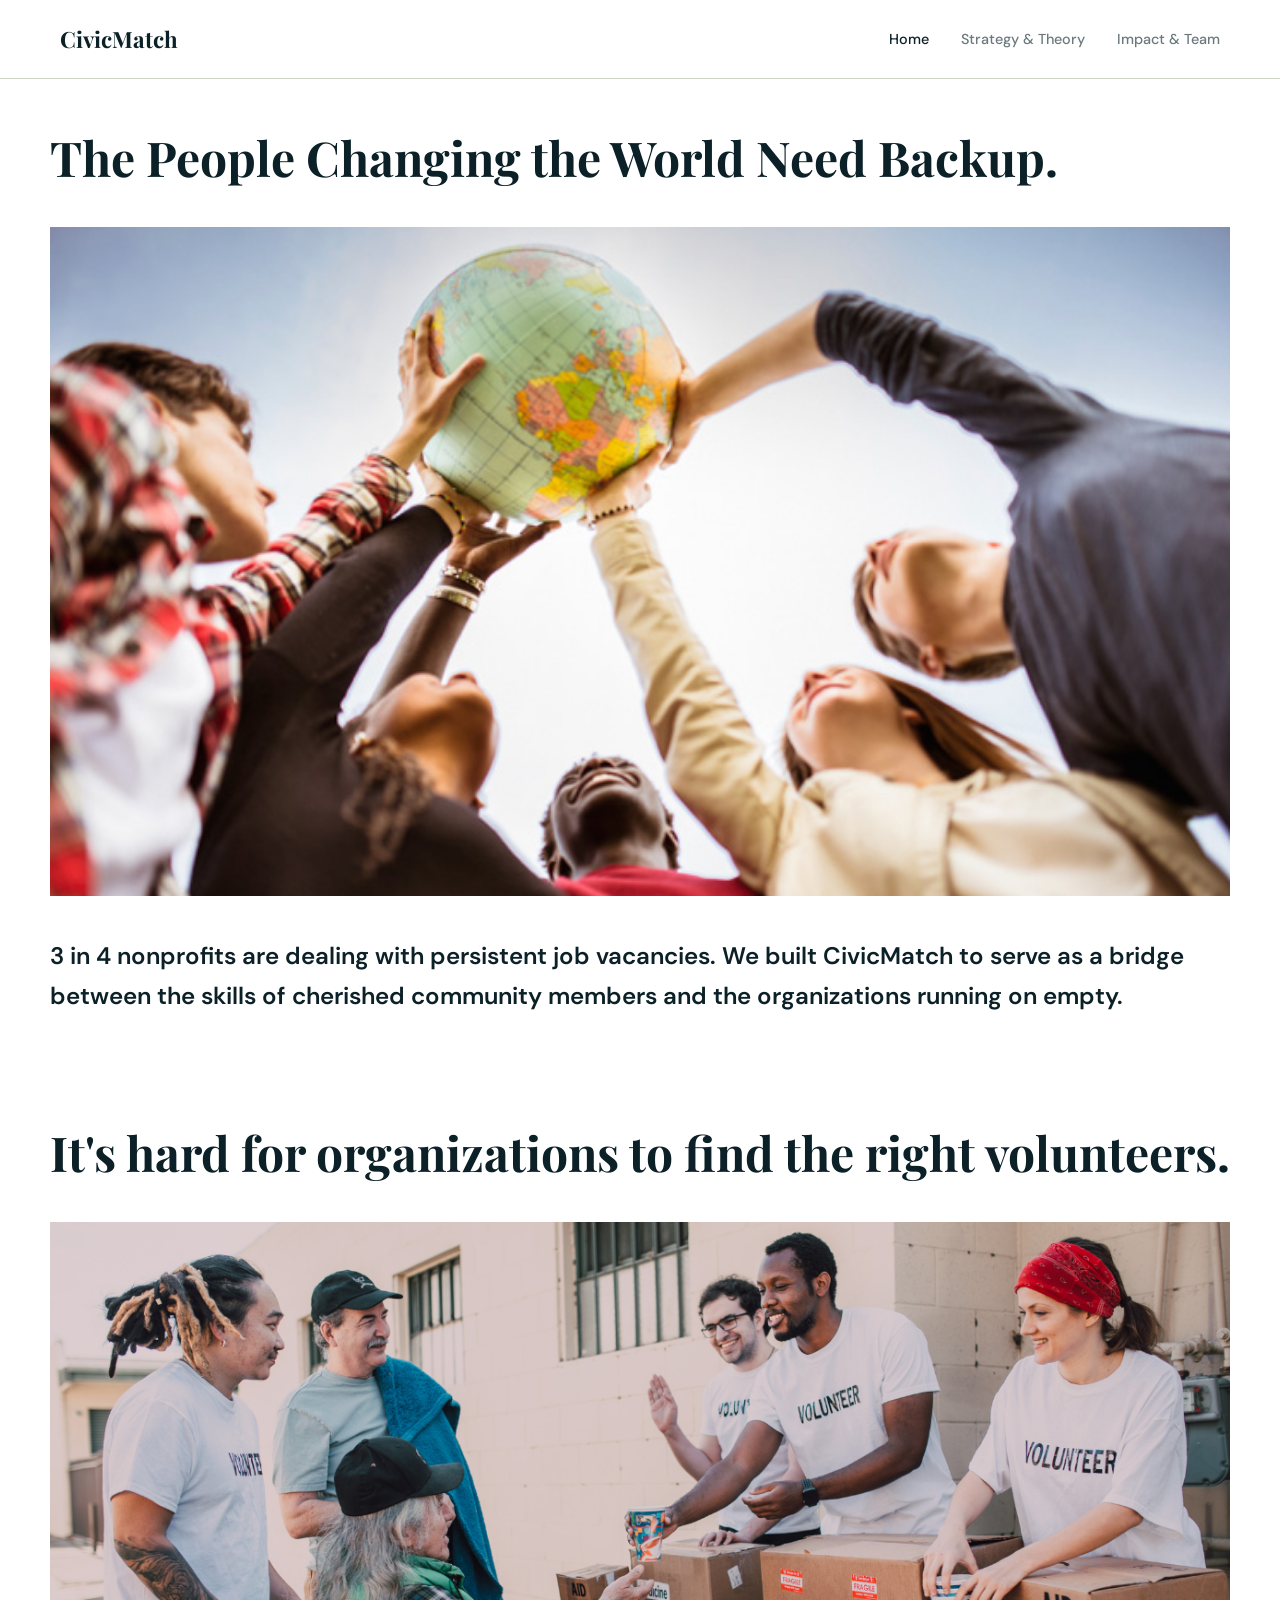
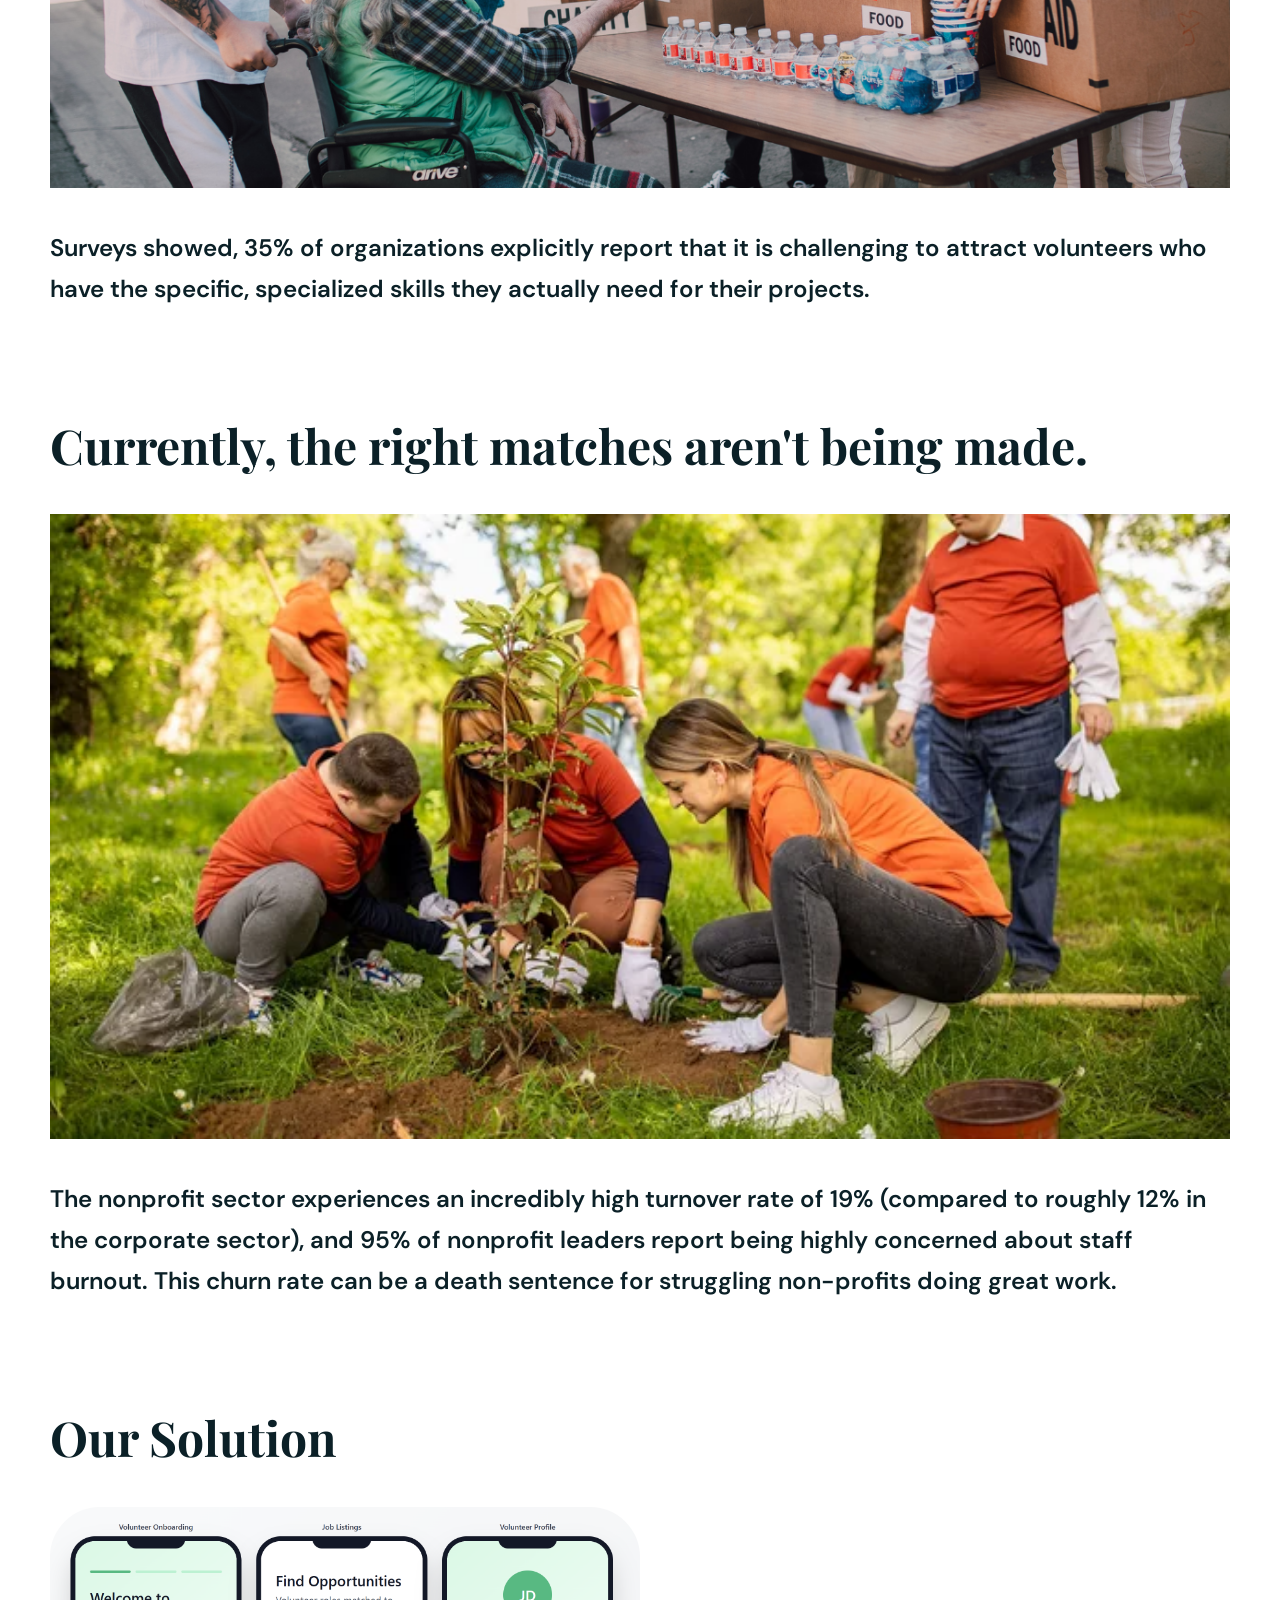
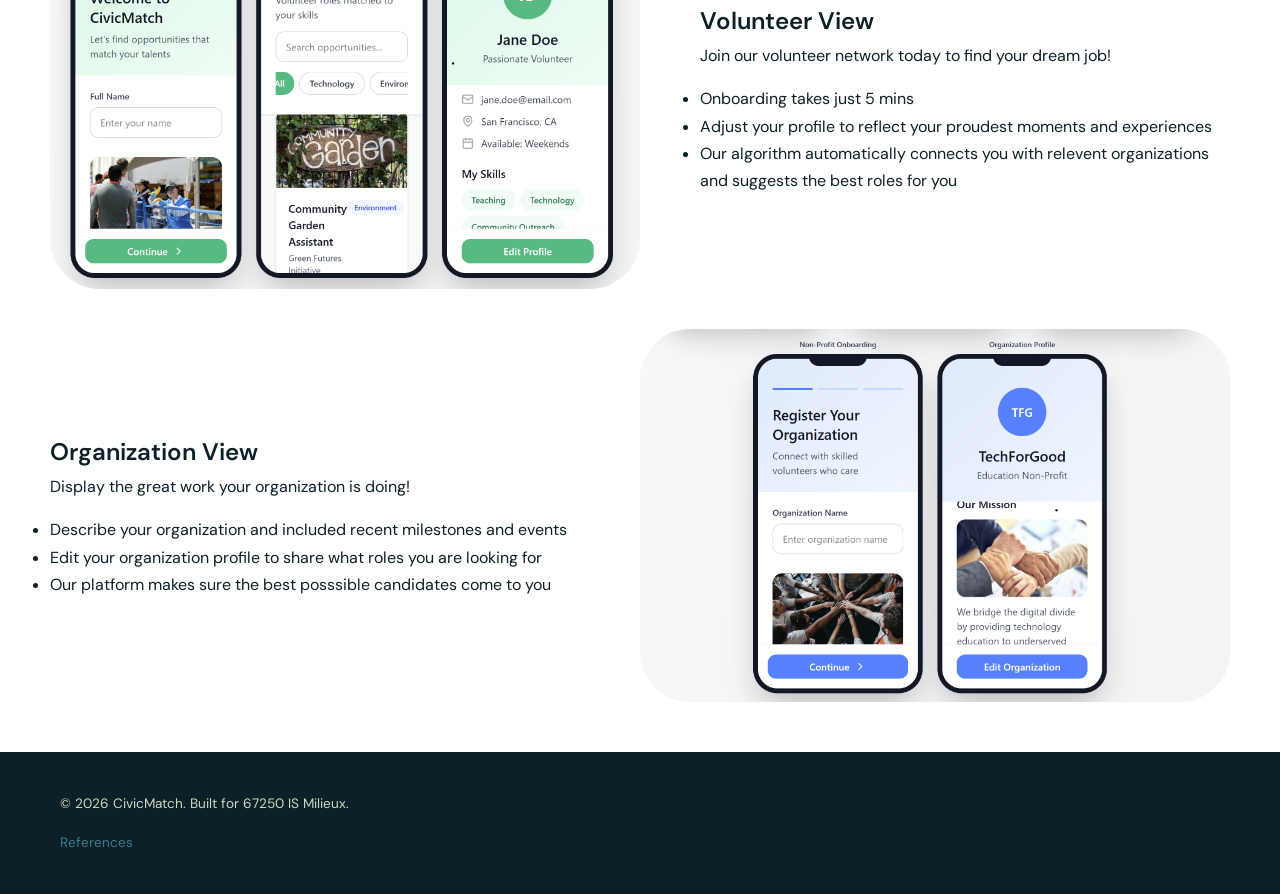
<file: index.html>
<!DOCTYPE html>
<html lang="en">
<head>
  <meta charset="UTF-8">
  <meta name="viewport" content="width=device-width, initial-scale=1.0">
  <title>CivicMatch</title>
  <link rel="stylesheet" href="style.css">
  <link rel="preconnect" href="https://fonts.googleapis.com">
  <link href="https://fonts.googleapis.com/css2?family=Playfair+Display:wght@600;700&family=DM+Sans:wght@300;400;500;600&display=swap" rel="stylesheet">
  <script src="script.js" defer></script>
</head>
<body>

  <!-- NAV -->
  <nav class="ip-nav">
    <a class="ip-nav-logo" href="index.html">CivicMatch</a>
    <div class="ip-nav-links">
      <a href="index.html" class="ip-nav-active">Home</a>
      <a href="analysis.html">Strategy & Theory</a>
      <a href="impact.html">Impact & Team</a>
    </div>
  </nav>

  <!-- CONTENT -->
  <div class="wireframes">
  <h1>The People Changing the World Need Backup.</h1>
  <img src="./assets/Youth-changing-the-world.png">
  <h3>3 in 4 nonprofits are dealing with persistent job vacancies. We built CivicMatch to serve as a bridge between the skills of cherished community members and the organizations running on empty.</h3>
  <br>

  <h1>It's hard for organizations to find the right volunteers.</h1>
 <img src="./assets/find.png">
  <h3>Surveys showed, 35% of organizations explicitly report that it is challenging to attract volunteers who have the specific, specialized skills they actually need for their projects.</h3>
  <br>

  <h1>Currently, the right matches aren't being made.</h1>
  <img src="./assets/match.png">
  <h3>The nonprofit sector experiences an incredibly high turnover rate of 19% (compared to roughly 12% in the corporate sector), and 95% of nonprofit leaders report being highly concerned about staff burnout. This churn rate can be a death sentence for struggling non-profits doing great work.</h3>
  <br>

  <h1>Our Solution</h1>
  <div class="wireframe-row">
    <img alt="volunteer view" src="./assets/volunteer_view.png"/>
    <div class="text-content">
      <h3>Volunteer View</h3>
      <p>Join our volunteer network today to find your dream job!</p>
      <ul>
        <li>Onboarding takes just 5 mins</li>
        <li>Adjust your profile to reflect your proudest moments and experiences</li>
        <li>Our algorithm automatically connects you with relevent organizations and suggests the best roles for you</li>
      </ul>
    </div>
  </div>

  <div class="wireframe-row reverse">
    <img alt="org" src="./assets/organization_view.png"/>
    <div class="text-content">
      <h3>Organization View</h3>
      <p>Display the great work your organization is doing!</p>
      <ul>
        <li>Describe your organization and included recent milestones and events</li>
        <li>Edit your organization profile to share what roles you are looking for</li>
        <li>Our platform makes sure the best posssible candidates come to you</li>
      </ul>
    </div>
  </div>
</div>
<!-- FOOTER -->
  <footer class="ip-footer">
    <p>© 2026 CivicMatch. Built for 67250 IS Milieux.</p>
    <div class="ip-footer-links">
    <a href="references.html">References</a>
  </div>
  </footer>
</body>
</html>
</file>
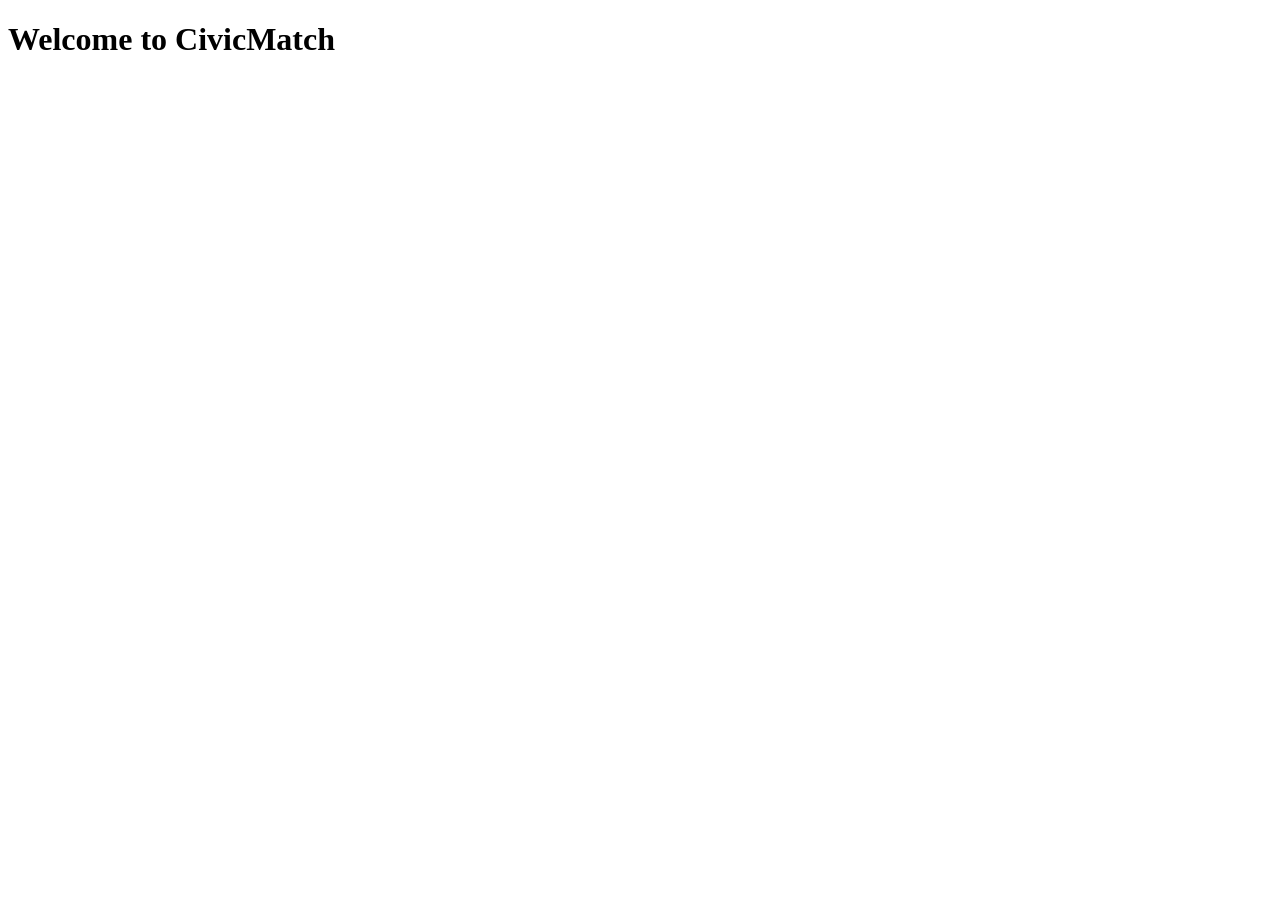
<file: landing_site/index.html>
<!DOCTYPE html>
<html lang="en">
<head>
    <meta charset="UTF-8">
    <meta name="viewport" content="width=device-width, initial-scale=1.0">
    <title>CivicMatch</title>
</head>
<body>
    <h1>Welcome to CivicMatch</h1>
</body>
</html>
</file>
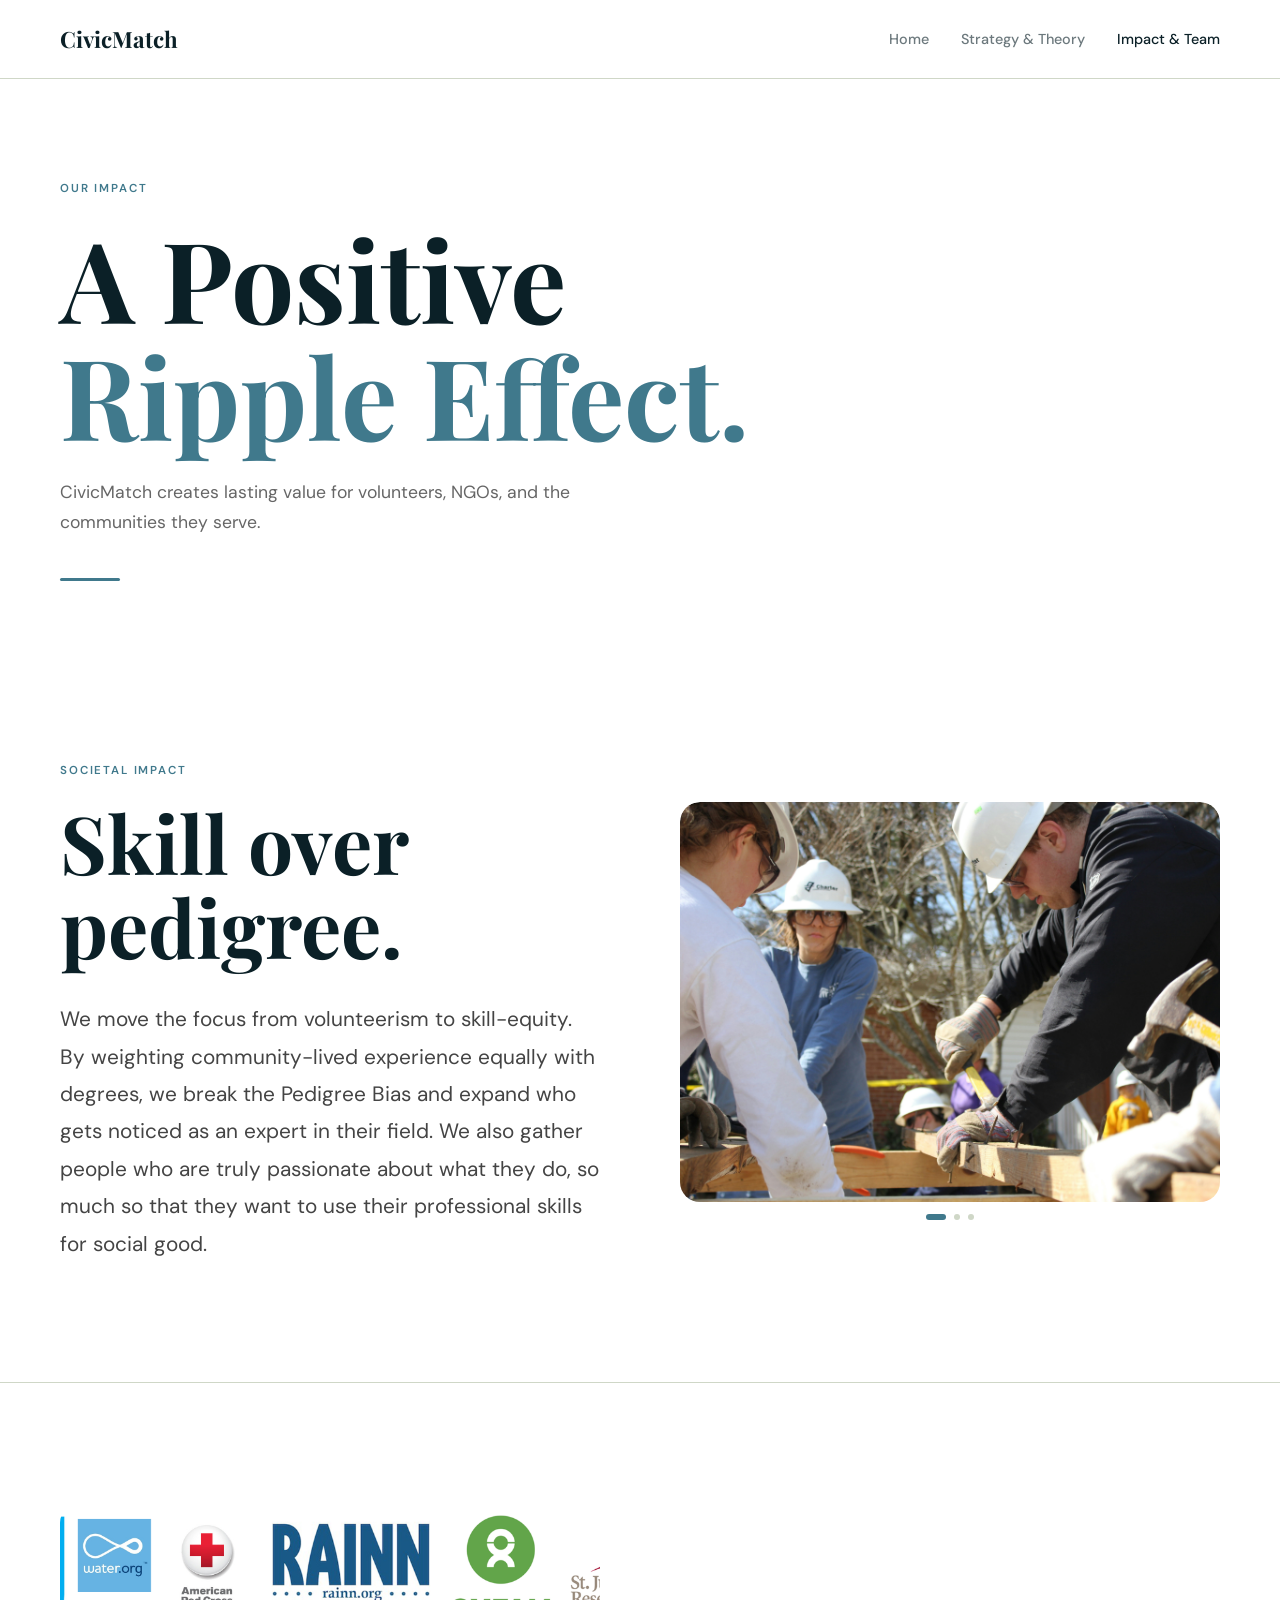
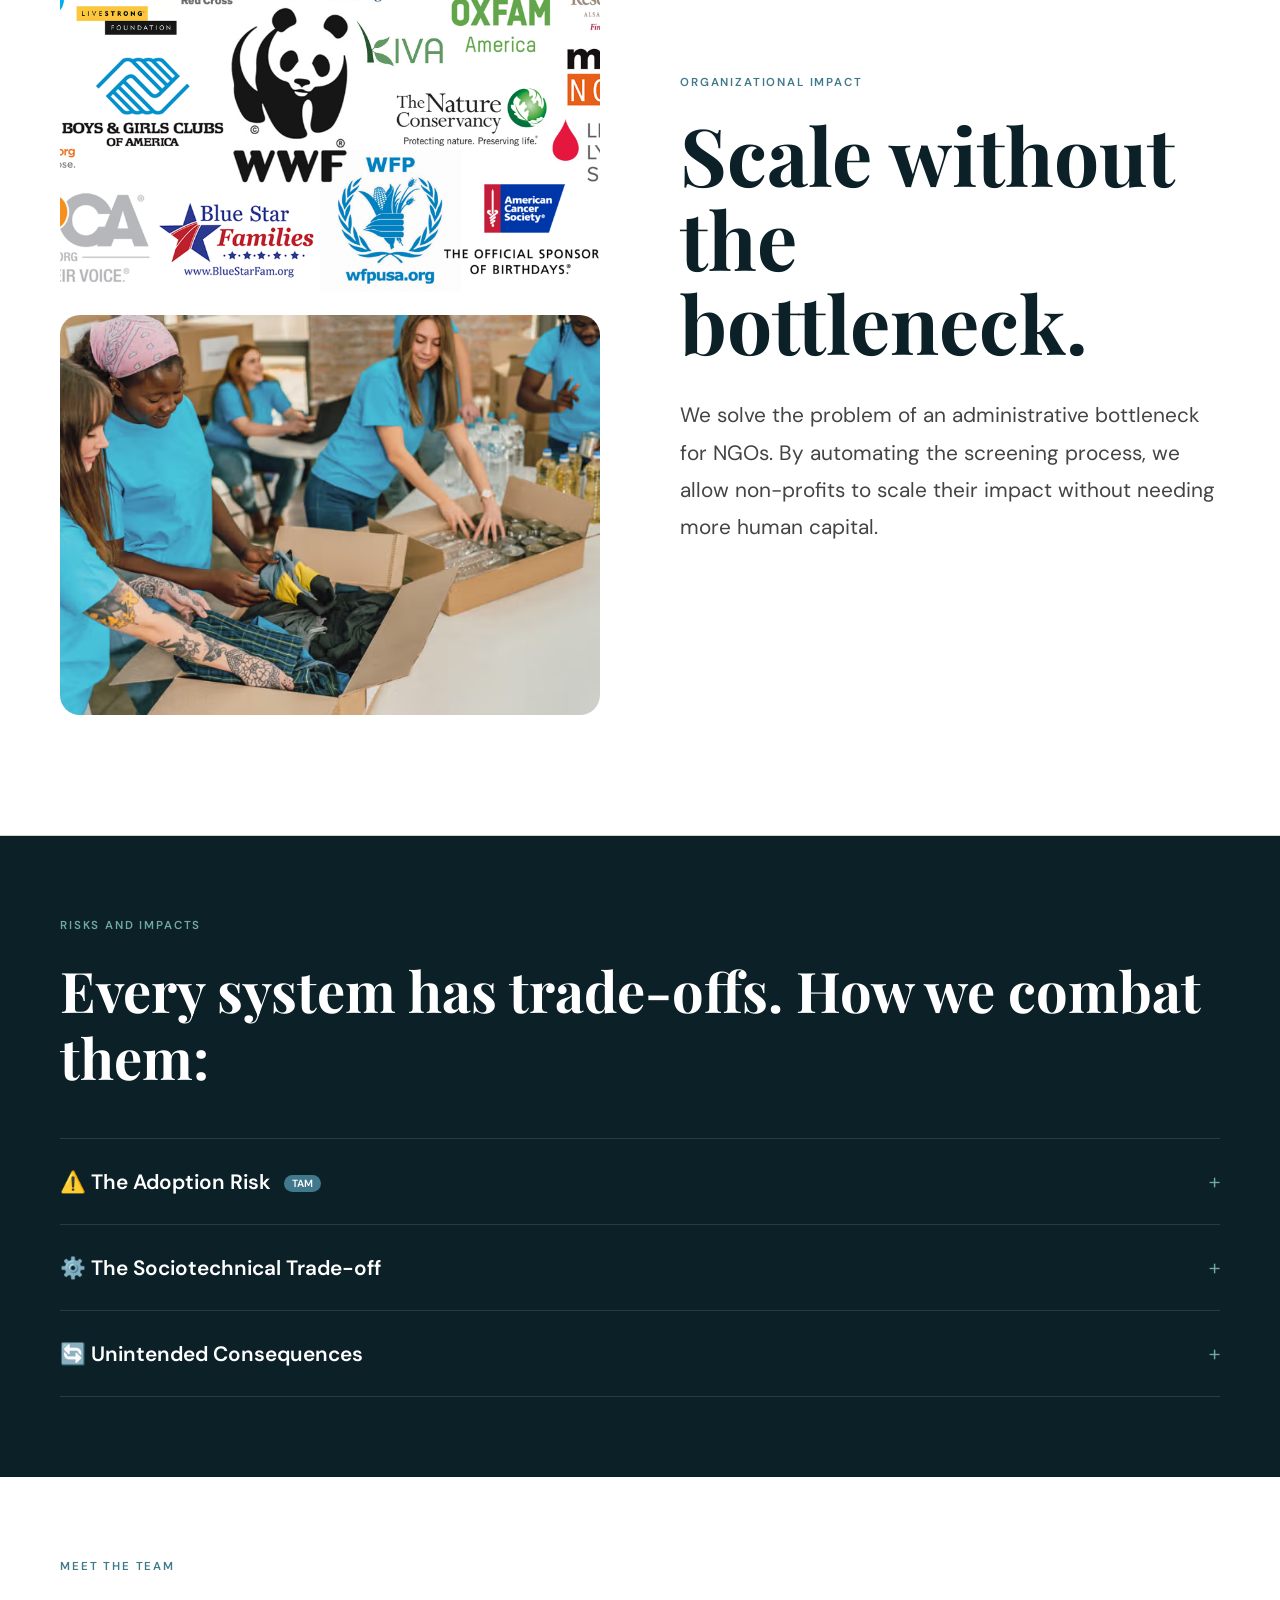
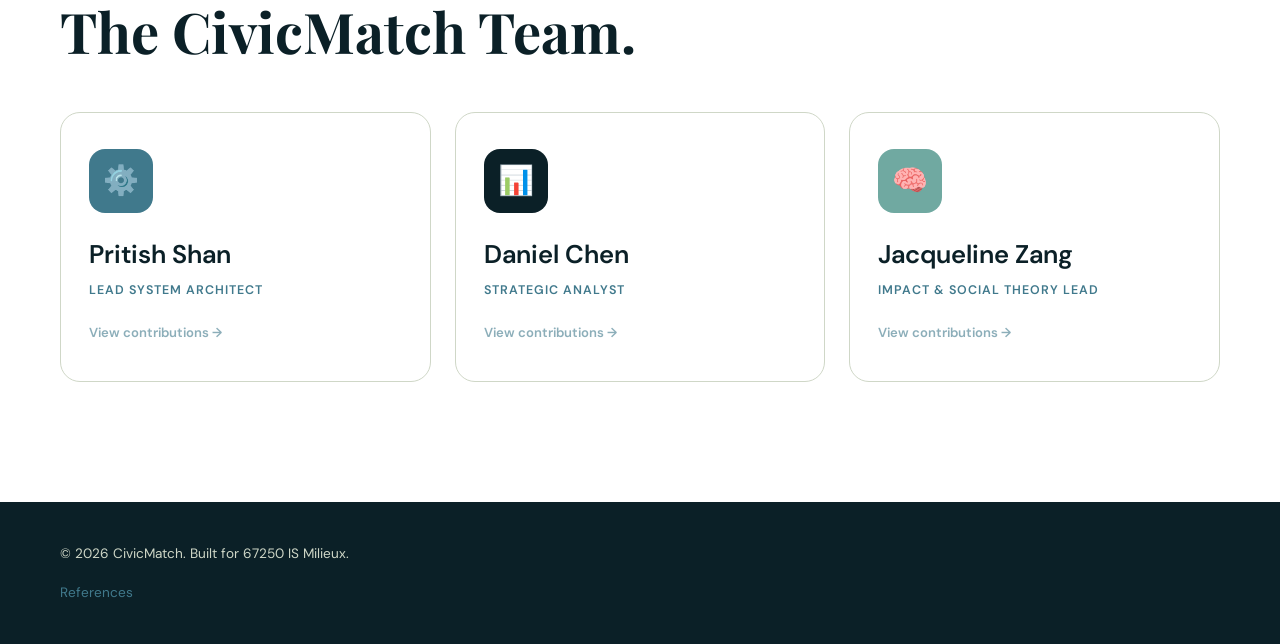
<file: impact.html>
<!DOCTYPE html>
<html lang="en">
<head>
  <meta charset="UTF-8">
  <meta name="viewport" content="width=device-width, initial-scale=1.0">
  <title>CivicMatch — Impact & Team</title>
  <link rel="stylesheet" href="style.css">
  <link rel="preconnect" href="https://fonts.googleapis.com">
  <link href="https://fonts.googleapis.com/css2?family=Playfair+Display:wght@600;700&family=DM+Sans:wght@300;400;500;600&display=swap" rel="stylesheet">
  <script src="script.js" defer></script>
</head>
<body>

  <!-- NAV -->
  <nav class="ip-nav">
    <a class="ip-nav-logo" href="index.html">CivicMatch</a>
    <div class="ip-nav-links">
      <a href="index.html">Home</a>
      <a href="analysis.html">Strategy & Theory</a>
      <a href="impact.html" class="ip-nav-active">Impact & Team</a>
    </div>
  </nav>

  <!-- HERO -->
  <section class="ip-hero fade-up">
    <p class="ip-eyebrow">Our Impact</p>
    <h1 class="ip-hero-title">A Positive<br><span class="ip-accent">Ripple Effect.</span></h1>
    <p class="ip-hero-sub">CivicMatch creates lasting value for volunteers, NGOs, and the communities they serve.</p>
    <div class="ip-hero-line"></div>
  </section>

  <!-- SOCIETAL IMPACT -->
  <section class="ip-impact-full fade-up">
    <div class="ip-impact-text">
      <p class="ip-eyebrow">Societal Impact</p>
      <h2 class="ip-impact-title">Skill over pedigree.</h2>
      <p class="ip-impact-body">We move the focus from volunteerism to skill-equity. By weighting community-lived experience equally with degrees, we break the Pedigree Bias and expand who gets noticed as an expert in their field. We also gather people who are truly passionate about what they do, so much so that they want to use their professional skills for social good.</p>
    </div>
    <div class="ip-impact-image">
      <div class="ip-slideshow">
        <img src="./assets/social1.jpg" alt="Volunteers building" class="ip-slide active">
        <img src="./assets/social2.jpg" alt="Teaching children" class="ip-slide">
        <img src="./assets/social3.jpg" alt="Medical volunteers" class="ip-slide">
        <div class="ip-slide-dots">
          <span class="ip-dot active"></span>
          <span class="ip-dot"></span>
          <span class="ip-dot"></span>
        </div>
      </div>
    </div>
  </section>

  <!-- ORGANIZATIONAL IMPACT -->
  <section class="ip-impact-full fade-up">
    <div class="ip-impact-text">
      <p class="ip-eyebrow">Organizational Impact</p>
      <h2 class="ip-impact-title">Scale without the bottleneck.</h2>
      <p class="ip-impact-body">We solve the problem of an administrative bottleneck for NGOs. By automating the screening process, we allow non-profits to scale their impact without needing more human capital.</p>
    </div>
    <div class="ip-impact-image">
      <div class="ip-photo-stack">
        <img src="./assets/organizational1.png" alt="NGO partners" class="ip-photo-stack-top">
        <img src="./assets/organizational2.avif" alt="Volunteers working" class="ip-photo-stack-bottom">
      </div>
    </div>
  </section>

  <!-- RISKS -->
  <section class="ip-section ip-section-dark">
    <p class="ip-eyebrow ip-eyebrow-light">Risks and Impacts</p>
    <h2 class="ip-section-title ip-text-light">Every system has trade-offs. How we combat them:</h2>

    <div class="ip-risks">

      <div class="ip-risk fade-up">
        <button class="ip-risk-btn" onclick="toggleRisk(this)">
          <span>⚠️ The Adoption Risk <span class="ip-risk-tag">TAM</span></span>
          <span class="ip-arrow">+</span>
        </button>
        <div class="ip-risk-content">
          <p>We recognize that ease of use isn't enough for widespread adoption. If students don't perceive the Impact Passport as a legitimate professional currency, adoption will stall. We mitigate this through institutional partnerships with universities and recruiters to ensure our digital credentials hold real-world weight in the job market.</p>
        </div>
      </div>

      <div class="ip-risk fade-up">
        <button class="ip-risk-btn" onclick="toggleRisk(this)">
          <span>⚙️ The Sociotechnical Trade-off</span>
          <span class="ip-arrow">+</span>
        </button>
        <div class="ip-risk-content">
          <p>A primary risk in AI-driven platforms is that community service could feel cold, almost like a transactional exchange. Furthermore, standard algorithms often suffer from "Pedigree Bias," where students from higher-resource backgrounds are prioritized by the system.</p>
          <p style="margin-top: 12px;">We counteract this through a two-pronged design:</p>
          <ul>
            <li><strong>Human-Centric Connection:</strong> The AI is strictly an intermediary that only handles the complex logistics of matching organizations to people, and it leaves the service itself entirely focused on human-to-human interaction.</li>
            <li><strong>Algorithmic Equity:</strong> Our Skill-Graph is intentionally tuned to weigh lived experiences as well as community-based knowledge equally with traditional academic credentials. This ensures that the engine identifies talent based on actual capability rather than just resume prestige.</li>
          </ul>
        </div>
      </div>

      <div class="ip-risk fade-up">
        <button class="ip-risk-btn" onclick="toggleRisk(this)">
          <span>🔄 Unintended Consequences</span>
          <span class="ip-arrow">+</span>
        </button>
        <div class="ip-risk-content">
          <p>To prevent displacing entry-level paid roles, our system identifies unmet needs — tasks that NGOs currently leave undone due to budget constraints. We don't replace jobs; we fill the gaps that hold community progress back.</p>
        </div>
      </div>

    </div>
  </section>

  <!-- TEAM -->
  <section class="ip-section">
    <p class="ip-eyebrow">Meet the Team</p>
    <h2 class="ip-section-title">The CivicMatch Team.</h2>

    <div class="ip-team">

      <div class="ip-team-card fade-up" style="transition-delay: 0s" onclick="showBio('pritish')">
        <div class="ip-team-icon" style="background: #40798C">⚙️</div>
        <h3>Pritish Shan</h3>
        <p class="ip-team-role">Lead System Architect</p>
        <span class="ip-team-hint">View contributions →</span>
      </div>

      <div class="ip-team-card fade-up" style="transition-delay: 0.15s" onclick="showBio('daniel')">
        <div class="ip-team-icon" style="background: #0B2027">📊</div>
        <h3>Daniel Chen</h3>
        <p class="ip-team-role">Strategic Analyst</p>
        <span class="ip-team-hint">View contributions →</span>
      </div>

      <div class="ip-team-card fade-up" style="transition-delay: 0.3s" onclick="showBio('jacqueline')">
        <div class="ip-team-icon" style="background: #70A9A1">🧠</div>
        <h3>Jacqueline Zang</h3>
        <p class="ip-team-role">Impact & Social Theory Lead</p>
        <span class="ip-team-hint">View contributions →</span>
      </div>

    </div>

    <!-- Bio panel -->
    <div id="ip-bio" class="ip-bio">
      <button class="ip-bio-close" onclick="closeBio()">✕</button>
      <div id="ip-bio-content"></div>
    </div>

  </section>

  <!-- FOOTER -->
  <footer class="ip-footer">
    <p>© 2026 CivicMatch. Built for 67250 IS Milieux.</p>
    <div class="ip-footer-links">
    <a href="references.html">References</a>
  </div>
  </footer>

</body>
</html>
</file>
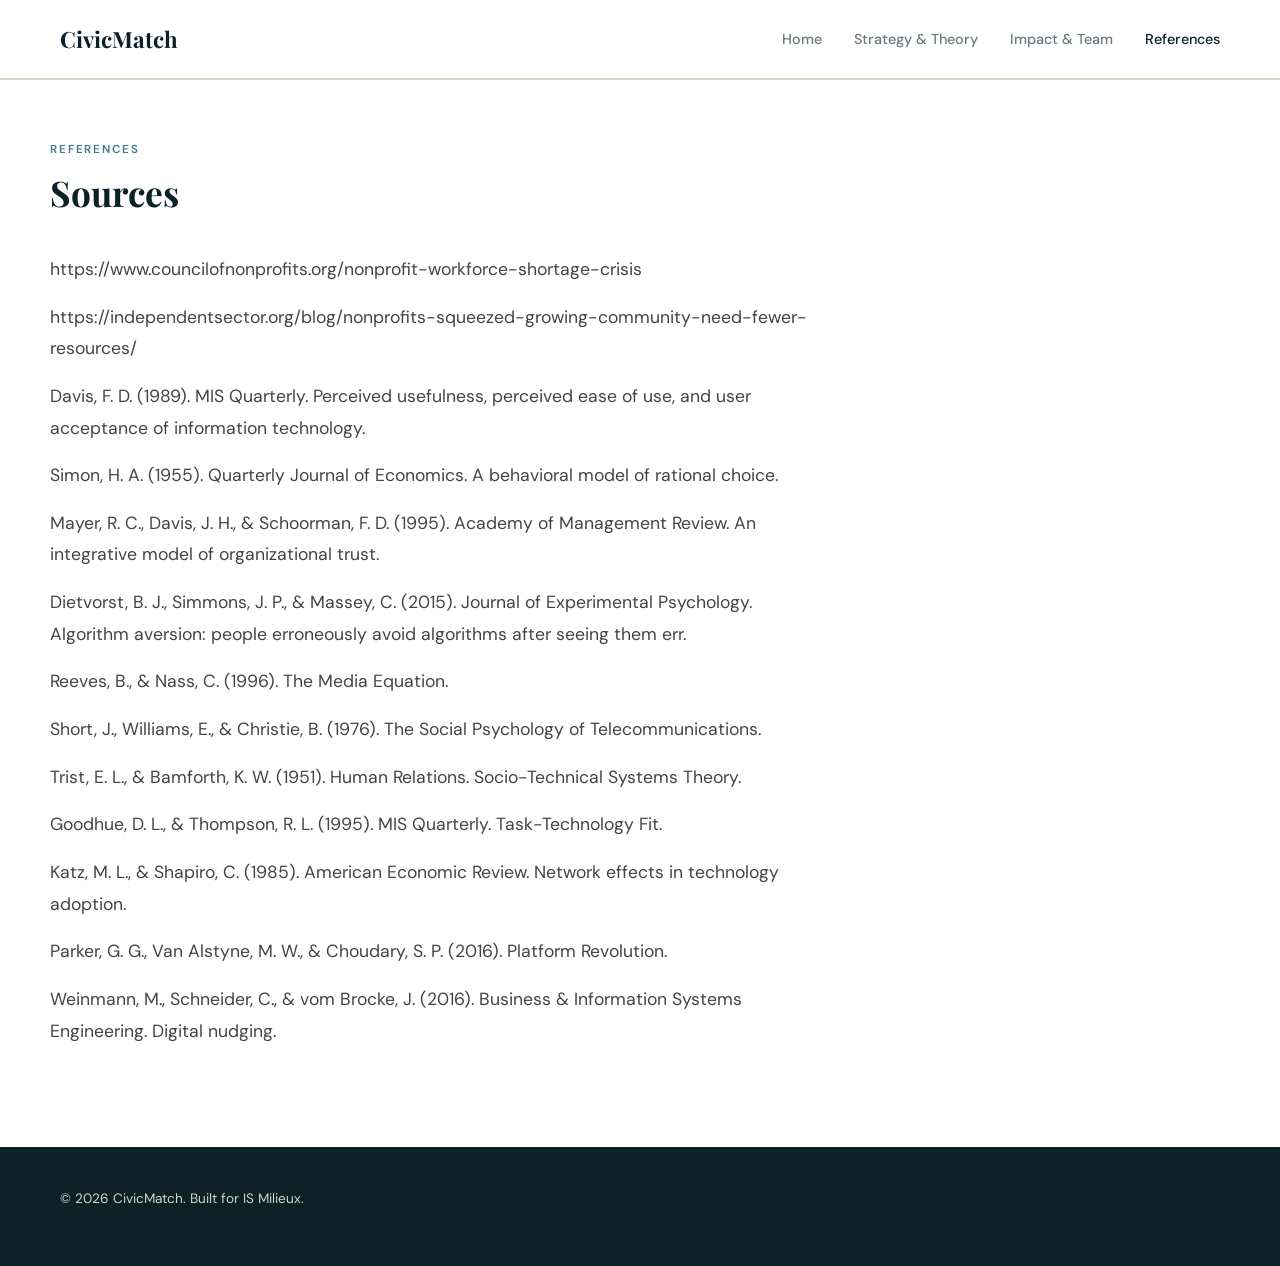
<file: references.html>
<!DOCTYPE html>
<html lang="en">
<head>
  <meta charset="UTF-8">
  <meta name="viewport" content="width=device-width, initial-scale=1.0">
  <title>CivicMatch — References</title>
  <link rel="stylesheet" href="style.css">
</head>

<body>

  <nav class="ip-nav">
    <a class="ip-nav-logo" href="index.html">CivicMatch</a>
    <div class="ip-nav-links">
      <a href="index.html">Home</a>
      <a href="analysis.html">Strategy & Theory</a>
      <a href="impact.html">Impact & Team</a>
      <a href="references.html" class="ip-nav-active">References</a>
    </div>
  </nav>

  <section class="an-block">

    <p class="an-eyebrow">References</p>
    <h1>Sources</h1>

    <div class="an-body-text">

      <p>https://www.councilofnonprofits.org/nonprofit-workforce-shortage-crisis</p>

      <p>https://independentsector.org/blog/nonprofits-squeezed-growing-community-need-fewer-resources/</p>

      <p>Davis, F. D. (1989). MIS Quarterly. Perceived usefulness, perceived ease of use, and user acceptance of information technology.</p>

      <p>Simon, H. A. (1955). Quarterly Journal of Economics. A behavioral model of rational choice.</p>

      <p>Mayer, R. C., Davis, J. H., & Schoorman, F. D. (1995). Academy of Management Review. An integrative model of organizational trust.</p>

      <p>Dietvorst, B. J., Simmons, J. P., & Massey, C. (2015). Journal of Experimental Psychology. Algorithm aversion: people erroneously avoid algorithms after seeing them err.</p>

      <p>Reeves, B., & Nass, C. (1996). The Media Equation.</p>

      <p>Short, J., Williams, E., & Christie, B. (1976). The Social Psychology of Telecommunications.</p>

      <p>Trist, E. L., & Bamforth, K. W. (1951). Human Relations. Socio-Technical Systems Theory.</p>

      <p>Goodhue, D. L., & Thompson, R. L. (1995). MIS Quarterly. Task-Technology Fit.</p>

      <p>Katz, M. L., & Shapiro, C. (1985). American Economic Review. Network effects in technology adoption.</p>

      <p>Parker, G. G., Van Alstyne, M. W., & Choudary, S. P. (2016). Platform Revolution.</p>

      <p>Weinmann, M., Schneider, C., & vom Brocke, J. (2016). Business & Information Systems Engineering. Digital nudging.</p>

    </div>

  </section>

  <footer class="ip-footer">
    <p>© 2026 CivicMatch. Built for IS Milieux.</p>
  </footer>

</body>
</html>
</file>
<file: style.css>
@import url('https://fonts.googleapis.com/css2?family=Playfair+Display:wght@600;700&family=DM+Sans:wght@300;400;500;600&display=swap');

:root {
  --navy:      #0B2027;
  --teal:      #40798C;
  --teal-soft: #70A9A1;
  --mint:      #E5FBED;
  --sage:      #CFD7C7;
  --cream:     #FFFFFF;
}

*, *::before, *::after {
  box-sizing: border-box;
  margin: 0;
  padding: 0;
}

body {
  font-family: 'DM Sans', sans-serif;
  font-size: 16px;
  line-height: 1.7;
  color: var(--navy);
  background-color: var(--cream);
}

h1, h2 {
  font-family: 'Playfair Display', serif;
  font-weight: 700;
  color: var(--navy);
  line-height: 1.2;
}

h3, h4, h5, h6 {
  font-family: 'DM Sans', sans-serif;
  font-weight: 600;
  color: var(--navy);
}

h1 { font-size: 3rem; }
h2 { font-size: 2rem; }
h3 { font-size: 1.5rem; }
h4 { font-size: 1.25rem; }

p { margin-bottom: 1rem; }

a {
  color: var(--teal);
  text-decoration: none;
}

a:hover {
  color: var(--teal-soft);
}

.wireframes {
  display: flex;
  flex-direction: column;
  gap: 40px;
  width: 100%;
  padding: 50px;
}

.wireframe-row {
  display: flex;
  align-items: center;
  gap: 60px;
}

.wireframe-row.reverse {
  flex-direction: row-reverse;
}

.wireframe-row img {
  width: 50%;
  height: auto; 
  object-fit: cover;
  border-radius: 50px;
}

.text-content {
  width: 50%;
}

/* -------------------------------------NAVIGATION SECTION--------------------------------------------------- */
.ip-nav {
  display: flex;
  align-items: center;
  justify-content: space-between;
  padding: 20px 60px;
  background: #ffffff;
  border-bottom: 1px solid var(--sage);
  position: sticky;
  top: 0;
  z-index: 100;
}

.ip-nav-logo {
  font-family: 'Playfair Display', serif;
  font-size: 1.4rem;
  font-weight: 700;
  color: var(--navy);
  text-decoration: none;
}

.ip-nav-links {
  display: flex;
  gap: 32px;
}

.ip-nav-links a {
  font-size: 0.9rem;
  font-weight: 500;
  color: var(--navy);
  text-decoration: none;
  opacity: 0.6;
  transition: opacity 0.2s;
}

.ip-nav-links a:hover,
.ip-nav-active {
  opacity: 1 !important;
}

/* -------------------------------------HERO SECTION--------------------------------------------------- */
.ip-hero {
  padding: 100px 60px 60px;
  background: #ffffff;
  max-width: 900px;
}

.ip-eyebrow {
  font-size: 0.72rem;
  font-weight: 600;
  letter-spacing: 0.16em;
  text-transform: uppercase;
  color: var(--teal);
  margin-bottom: 20px;
}

.ip-eyebrow-light {
  color: var(--teal-soft);
}

.ip-hero-title {
  font-family: 'Playfair Display', serif;
  font-size: 7rem;
  font-weight: 700;
  color: var(--navy);
  line-height: 1.05;
  margin-bottom: 24px;
}

.ip-accent {
  color: var(--teal);
}

.ip-hero-sub {
  font-size: 1.1rem;
  color: #666;
  max-width: 520px;
  line-height: 1.7;
  margin-bottom: 40px;
}

.ip-hero-line {
  width: 60px;
  height: 3px;
  background: var(--teal);
  border-radius: 2px;
}

/* -------------------------------------SECTIONS--------------------------------------------------- */
.ip-section {
  padding: 80px 60px;
  background: #ffffff;
}

.ip-section-dark {
  background: var(--navy);
}

.ip-section-title {
  font-family: 'Playfair Display', serif;
  font-size: 3.5rem;
  font-weight: 700;
  color: var(--navy);
  margin-bottom: 48px;
  margin-top: 8px;
}

.ip-text-light {
  color: #ffffff;
}

/* -------------------------------------DIVIDERS--------------------------------------------------- */
.ip-divider {
  display: flex;
  align-items: center;
  gap: 20px;
  padding: 0 60px;
  background: #ffffff;
}

.ip-divider::before,
.ip-divider::after {
  content: '';
  flex: 1;
  height: 1px;
  background: var(--sage);
}

.ip-divider span {
  font-size: 0.72rem;
  font-weight: 600;
  letter-spacing: 0.16em;
  text-transform: uppercase;
  color: var(--teal);
  white-space: nowrap;
}

/* -------------------------------------FULL IMPACT SECTIONS--------------------------------------------------- */
.ip-impact-full {
  padding: 120px 60px;
  background: #ffffff;
  border-bottom: 1px solid var(--sage);
  display: flex;
  gap: 80px;
  align-items: center;
}

.ip-impact-full:nth-child(even) {
  flex-direction: row-reverse;
}

.ip-impact-full:nth-child(odd) {
  flex-direction: row;
}

.ip-impact-text {
  flex: 1;
}

.ip-impact-image {
  flex: 1;
}

.ip-impact-image img {
  width: 100%;
  border-radius: 20px;
  object-fit: cover;
  height: 400px;
}

.ip-impact-title {
  font-family: 'Playfair Display', serif;
  font-size: 5rem;
  font-weight: 700;
  color: var(--navy);
  line-height: 1.05;
  margin: 16px 0 32px 0;
}

.ip-impact-body {
  font-size: 1.3rem;
  color: #444;
  max-width: 800px;
  line-height: 1.8;
  margin: 0;
}

/* -------------------------------------PHOTO GRID--------------------------------------------------- */
.ip-photo-grid {
  display: grid;
  grid-template-columns: 1fr 1fr;
  grid-template-rows: auto auto;
  gap: 12px;
}

.ip-photo-tall {
  grid-row: 1 / 3;
  width: 100%;
  height: 100%;
  object-fit: cover;
  border-radius: 16px;
}

.ip-photo-short {
  width: 100%;
  height: 200px;
  object-fit: cover;
  border-radius: 16px;
}

/* -------------------------------------PHOTO STACK--------------------------------------------------- */
.ip-photo-stack {
  display: flex;
  flex-direction: column;
  gap: 12px;
}

.ip-photo-stack-top {
  width: 100%;
  height: 220px;
  object-fit: cover;
  border-radius: 16px;
}

.ip-photo-stack-bottom {
  width: 100%;
  height: 220px;
  object-fit: cover;
  border-radius: 16px;
}

/* -------------------------------------RISKS--------------------------------------------------- */
.ip-risks {
  display: flex;
  flex-direction: column;
  border-top: 1px solid rgba(255,255,255,0.12);
}

.ip-risk {
  border-bottom: 1px solid rgba(255,255,255,0.12);
}

.ip-risk-btn {
  width: 100%;
  display: flex;
  align-items: center;
  justify-content: space-between;
  padding: 28px 0;
  background: none;
  border: none;
  cursor: pointer;
  font-family: 'DM Sans', sans-serif;
  font-size: 1.3rem;
  font-weight: 600;
  color: #ffffff;
  text-align: left;
}

.ip-risk-btn:hover {
  color: var(--teal-soft);
}

.ip-arrow {
  font-size: 1.4rem;
  font-weight: 300;
  transition: transform 0.2s;
  color: var(--teal-soft);
}

.ip-arrow.open {
  transform: rotate(45deg);
}

.ip-risk-tag {
  font-size: 0.65rem;
  background: var(--teal);
  color: #ffffff;
  padding: 2px 8px;
  border-radius: 999px;
  margin-left: 8px;
  vertical-align: middle;
}

.ip-risk-content {
  display: none;
  padding: 0 0 28px 0;
  color: var(--sage);
  line-height: 1.7;
  font-size: 1.1rem;
}

.ip-risk-content p {
  color: var(--sage);
}

.ip-risk-content ul {
  margin-top: 12px;
  padding-left: 20px;
  display: flex;
  flex-direction: column;
  gap: 8px;
}

.ip-risk-content li {
  color: var(--sage);
}

/* ------------------------------------TEAM--------------------------------------------------- */
.ip-team {
  display: grid;
  grid-template-columns: 1fr 1fr 1fr;
  gap: 24px;
  margin-bottom: 40px;
}

.ip-team-card {
  border: 1px solid var(--sage);
  border-radius: 20px;
  padding: 36px 28px;
  cursor: pointer;
  transition: border-color 0.2s, transform 0.2s;
  background: #ffffff;
}

.ip-team-card:hover {
  border-color: var(--teal);
  transform: translateY(-3px);
}

.ip-team-icon {
  width: 64px;
  height: 64px;
  border-radius: 16px;
  display: flex;
  align-items: center;
  justify-content: center;
  font-size: 1.8rem;
  margin-bottom: 20px;
}

.ip-team-card h3 {
  font-size: 1.6rem;
  color: var(--navy);
  margin-bottom: 4px;
}

.ip-team-role {
  font-size: 0.78rem;
  font-weight: 600;
  color: var(--teal);
  text-transform: uppercase;
  letter-spacing: 0.08em;
  margin-bottom: 16px;
  display: block;
}

.ip-team-hint {
  font-size: 0.82rem;
  font-weight: 600;
  color: var(--teal);
  opacity: 0.6;
  transition: opacity 0.2s;
}

.ip-team-card:hover .ip-team-hint {
  opacity: 1;
}

/* -------------------------------------BIO PANEL--------------------------------------------------- */
.ip-bio {
  display: none;
  background: var(--mint);
  border: 1px solid var(--teal);
  border-radius: 20px;
  padding: 40px;
  position: relative;
  animation: fadeIn 0.25s ease;
}

@keyframes fadeIn {
  from { opacity: 0; transform: translateY(10px); }
  to   { opacity: 1; transform: translateY(0); }
}

.ip-bio-close {
  position: absolute;
  top: 16px;
  right: 20px;
  background: none;
  border: none;
  font-size: 1.1rem;
  cursor: pointer;
  color: var(--teal);
  font-weight: 600;
}

.ip-bio h3 {
  font-size: 1.4rem;
  color: var(--navy);
  margin-bottom: 4px;
}

.ip-bio ul {
  padding-left: 20px;
  display: flex;
  flex-direction: column;
  gap: 10px;
  margin-top: 16px;
}

.ip-bio li {
  color: var(--navy);
  line-height: 1.6;
}

/* -------------------------------------FOOTER--------------------------------------------------- */
.ip-footer {
  padding: 40px 60px;
  background: var(--navy);
  color: var(--sage);
  font-size: 0.85rem;
}

/* -------------------------------------SCROLL ANIMATIONS--------------------------------------------------- */
.fade-up {
  opacity: 0;
  transform: translateY(40px);
  transition: opacity 0.7s ease, transform 0.7s ease;
}

.fade-up.visible {
  opacity: 1;
  transform: translateY(0);
}

/* ------------------------------------SLIDESHOW ANIMATIONS--------------------------------------------------- */
.ip-slideshow {
  position: relative;
  width: 100%;
  border-radius: 20px;
  overflow: hidden;
}

.ip-slide {
  display: none;
  width: 100%;
  height: 450px;
  object-fit: cover;
  border-radius: 20px;
  transition: opacity 0.8s ease;
}

.ip-slide.active {
  display: block;
}

.ip-slide-dots {
  text-align: center;
  padding: 12px 0 0 0;
  display: flex;
  justify-content: center;
  gap: 8px;
}

.ip-dot {
  width: 6px;
  height: 6px;
  background: var(--sage);
  border-radius: 50%;
  cursor: pointer;
  transition: background 0.3s;
}

.ip-dot.active {
  background: var(--teal);
  width: 20px;
  border-radius: 999px;
}


/* -------------------------------------------------------------------------------------- */


.an-block {
  padding: 60px 50px;
  border-top: 1px solid var(--sage);
}
.an-block-alt {
  background: #f6f9f8;
}
.an-eyebrow {
  font-size: 0.72rem;
  font-weight: 600;
  letter-spacing: 0.16em;
  text-transform: uppercase;
  color: var(--teal);
  margin-bottom: 12px;
}
.an-block h1 {
  font-size: 2.2rem;
  margin-bottom: 20px;
  max-width: 800px;
}
.an-lead {
  font-size: 1.15rem;
  color: #444;
  line-height: 1.8;
  max-width: 780px;
  margin-bottom: 0;
}


.an-stats {
  display: flex;
  margin: 48px 0;
  border: 1px solid var(--sage);
  border-radius: 20px;
  overflow: hidden;
}
.an-stat {
  flex: 1;
  padding: 36px 32px;
  border-right: 1px solid var(--sage);
  background: #fff;
}
.an-stat:last-child { border-right: none; }

.an-stat-num {
  font-family: 'Playfair Display', serif;
  font-size: 3rem;
  font-weight: 700;
  color: var(--teal);
  line-height: 1;
  margin-bottom: 8px;
}
.an-stat-label {
  font-size: 0.9rem;
  color: #666;
  line-height: 1.5;
  margin: 0;
}


.an-chain {
  display: flex;
  margin: 48px 0 0 0;
  border: 1px solid var(--sage);
  border-radius: 20px;
  overflow: hidden;
}
.an-chain-step {
  flex: 1;
  padding: 32px 28px;
  background: #fff;
  border-right: 1px solid var(--sage);
}
.an-chain-step:last-child { border-right: none; }

.an-chain-step.an-highlight { background: var(--mint); }

.an-chain-num {
  font-size: 0.65rem;
  font-weight: 700;
  letter-spacing: 0.14em;
  text-transform: uppercase;
  color: var(--teal);
  margin-bottom: 8px;
}
.an-chain-step h4 { font-size: 0.95rem; color: var(--navy); margin-bottom: 8px; }

.an-chain-step p { font-size: 0.85rem; color: #666; line-height: 1.6; margin: 0; }

.an-chain-badge {
  display: inline-block;
  margin-top: 10px;
  font-size: 0.65rem;
  font-weight: 700;
  letter-spacing: 0.1em;
  text-transform: uppercase;
  color: var(--teal);
  border: 1px solid var(--teal);
  padding: 2px 10px;
  border-radius: 999px;
}


.an-pillars { display: flex; gap: 24px; margin-top: 48px; }

.an-pillar {
  flex: 1;
  border: 1px solid var(--sage);
  border-radius: 20px;
  padding: 36px 28px;
  background: #fff;
}
.an-pillar-icon { font-size: 1.8rem; margin-bottom: 14px; }

.an-pillar h4 { font-size: 1rem; color: var(--navy); margin-bottom: 8px; }

.an-pillar p { font-size: 0.9rem; color: #555; line-height: 1.7; margin: 0; }


.an-theories { display: flex; flex-direction: column; gap: 32px; margin-top: 48px; }

.an-theory {
  display: flex;
  gap: 48px;
  padding: 40px;
  border: 1px solid var(--sage);
  border-radius: 20px;
  background: #fff;
  align-items: flex-start;
}
.an-theory-meta { min-width: 200px; }
.an-theory-tag {
  display: inline-block;
  font-size: 0.65rem;
  font-weight: 700;
  letter-spacing: 0.14em;
  text-transform: uppercase;
  color: #fff;
  background: var(--teal);
  padding: 3px 10px;
  border-radius: 999px;
  margin-bottom: 12px;
}
.an-theory h3 {
  font-family: 'Playfair Display', serif;
  font-size: 1.3rem;
  color: var(--navy);
  line-height: 1.25;
  margin-bottom: 4px;
  font-weight: 700;
}
.an-theory-cite { font-size: 0.8rem; color: #999; font-style: italic; }

.an-theory-body { flex: 1; font-size: 0.98rem; color: #444; line-height: 1.8; }

.an-theory-body p { margin-bottom: 0.9rem; }

.an-theory-body p:last-child { margin-bottom: 0; }

.an-callout {
  background: var(--mint);
  border-left: 3px solid var(--teal);
  border-radius: 0 10px 10px 0;
  padding: 14px 18px;
  margin-top: 16px;
  font-size: 0.9rem;
  color: var(--navy);
  font-weight: 500;
  line-height: 1.6;
}

.an-refs { display: flex; flex-direction: column; gap: 16px; margin-top: 40px; }

.an-ref {
  display: flex;
  gap: 20px;
  padding: 24px 28px;
  border: 1px solid var(--sage);
  border-radius: 14px;
  background: #fff;
  align-items: flex-start;
}
.an-ref-num {
  font-family: 'Playfair Display', serif;
  font-size: 1.1rem;
  font-weight: 700;
  color: var(--teal);
  min-width: 28px;
  margin-top: 2px;
}

.an-ref-body { font-size: 0.9rem; color: #444; line-height: 1.7; margin: 0; }

.an-ref-body strong { color: var(--navy); }

.an-ref-body a { color: var(--teal); word-break: break-all; }

.an-body-text {
  max-width: 780px;
  font-size: 1.1rem;
  color: #444;
  line-height: 1.8;
  margin: 40px 0;
}

.an-body-text p {
  margin-bottom: 1rem;
}

.an-body-text p:last-child {
  margin-bottom: 0;
}

/* -------------------------------------DESKTOP ONLY------------------------------------------------- */
@media (min-width: 769px) {
  .ip-impact-full:nth-child(even) {
    flex-direction: row-reverse;
  }
  .ip-impact-full:nth-child(odd) {
    flex-direction: row;
  }
}

/* -------------------------------------MOBILE------------------------------------------------- */
@media (max-width: 768px) {

  .ip-nav { padding: 16px 24px; }
  .ip-nav-links { gap: 16px; }

  .ip-hero-text { font-size: 1.8rem; }
  .ip-hero-overlay { padding: 2rem; }

  .ss-container { flex-direction: column; }
  .ss-bg-panel { position: relative; width: 100%; height: 50vh; }
  .ss-container .ss-text-panel { width: 100%; padding: 2rem; }

  .wireframe-row,
  .wireframe-row.reverse { flex-direction: column; }
  .wireframe-row img,
  .text-content { width: 100%; }

  .wireframes { padding: 24px; }
  .ip-section, .an-block { padding: 40px 24px; }

  .an-stats, .an-chain, .an-pillars { flex-direction: column; }
  .an-stat, .an-chain-step { border-right: none; border-bottom: 1px solid var(--sage); }
  .an-theory { flex-direction: column; gap: 24px; }
  .an-theory-meta { min-width: unset; }
  .ip-team { grid-template-columns: 1fr; }

  h1 { font-size: 2rem; }
  h2 { font-size: 1.5rem; }
  .ip-hero-title { font-size: 3rem; }
  .ip-impact-title { font-size: 2.5rem; }

  .ip-impact-full {
    display: block;
    padding: 40px 24px;
  }

  .ip-impact-text {
    display: block;
    width: 100%;
    margin-bottom: 24px;
  }

  .ip-impact-image {
    display: block;
    width: 100%;
  }

  .ip-slideshow {
    display: block;
    width: 100%;
    height: 260px;
  }

  .ip-slide {
    display: none;
    height: 260px;
  }

  .ip-slide:first-child {
    display: block !important;
    width: 100%;
    height: 260px;
    object-fit: cover;
  }

  .ip-photo-stack {
    display: flex;
    flex-direction: column;
    width: 100%;
    gap: 12px;
  }

  .ip-photo-stack-top,
  .ip-photo-stack-bottom {
    display: block;
    width: 100%;
    height: 200px;
    object-fit: cover;
  }
}
</file>
